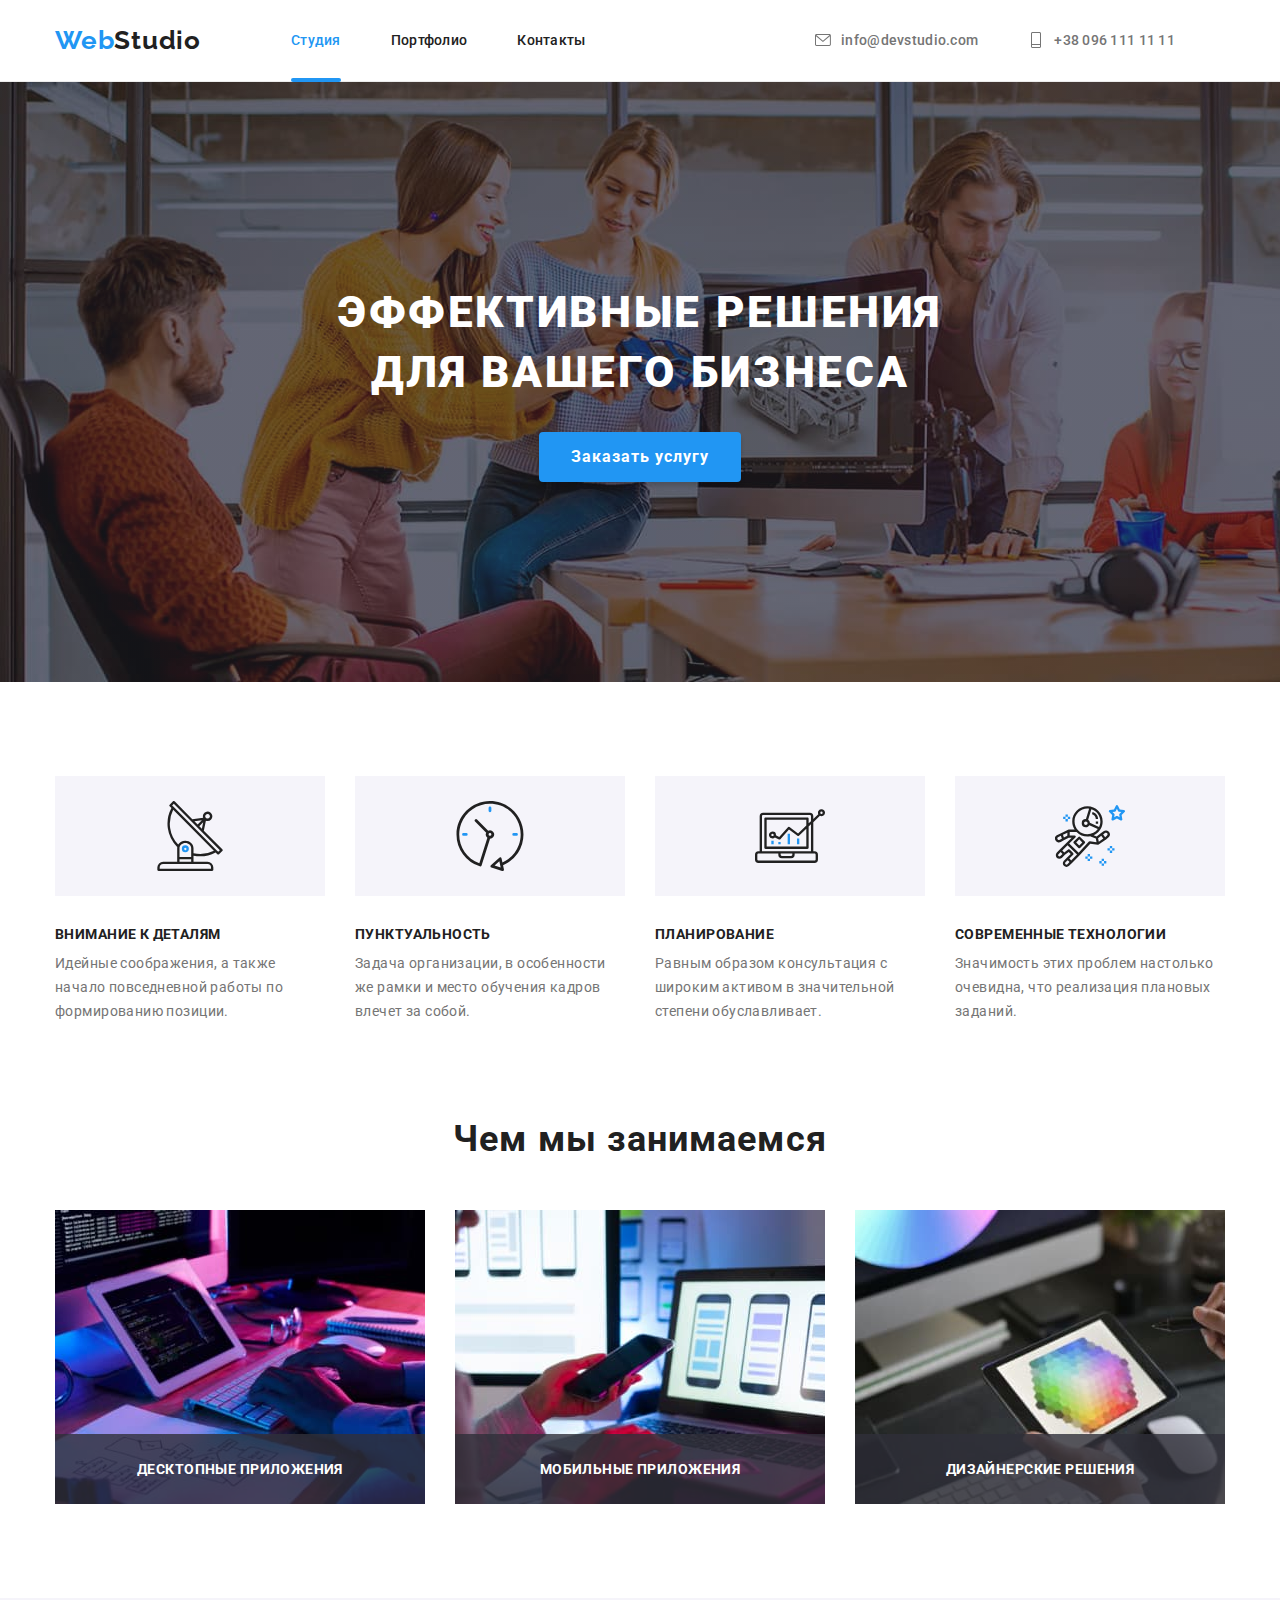
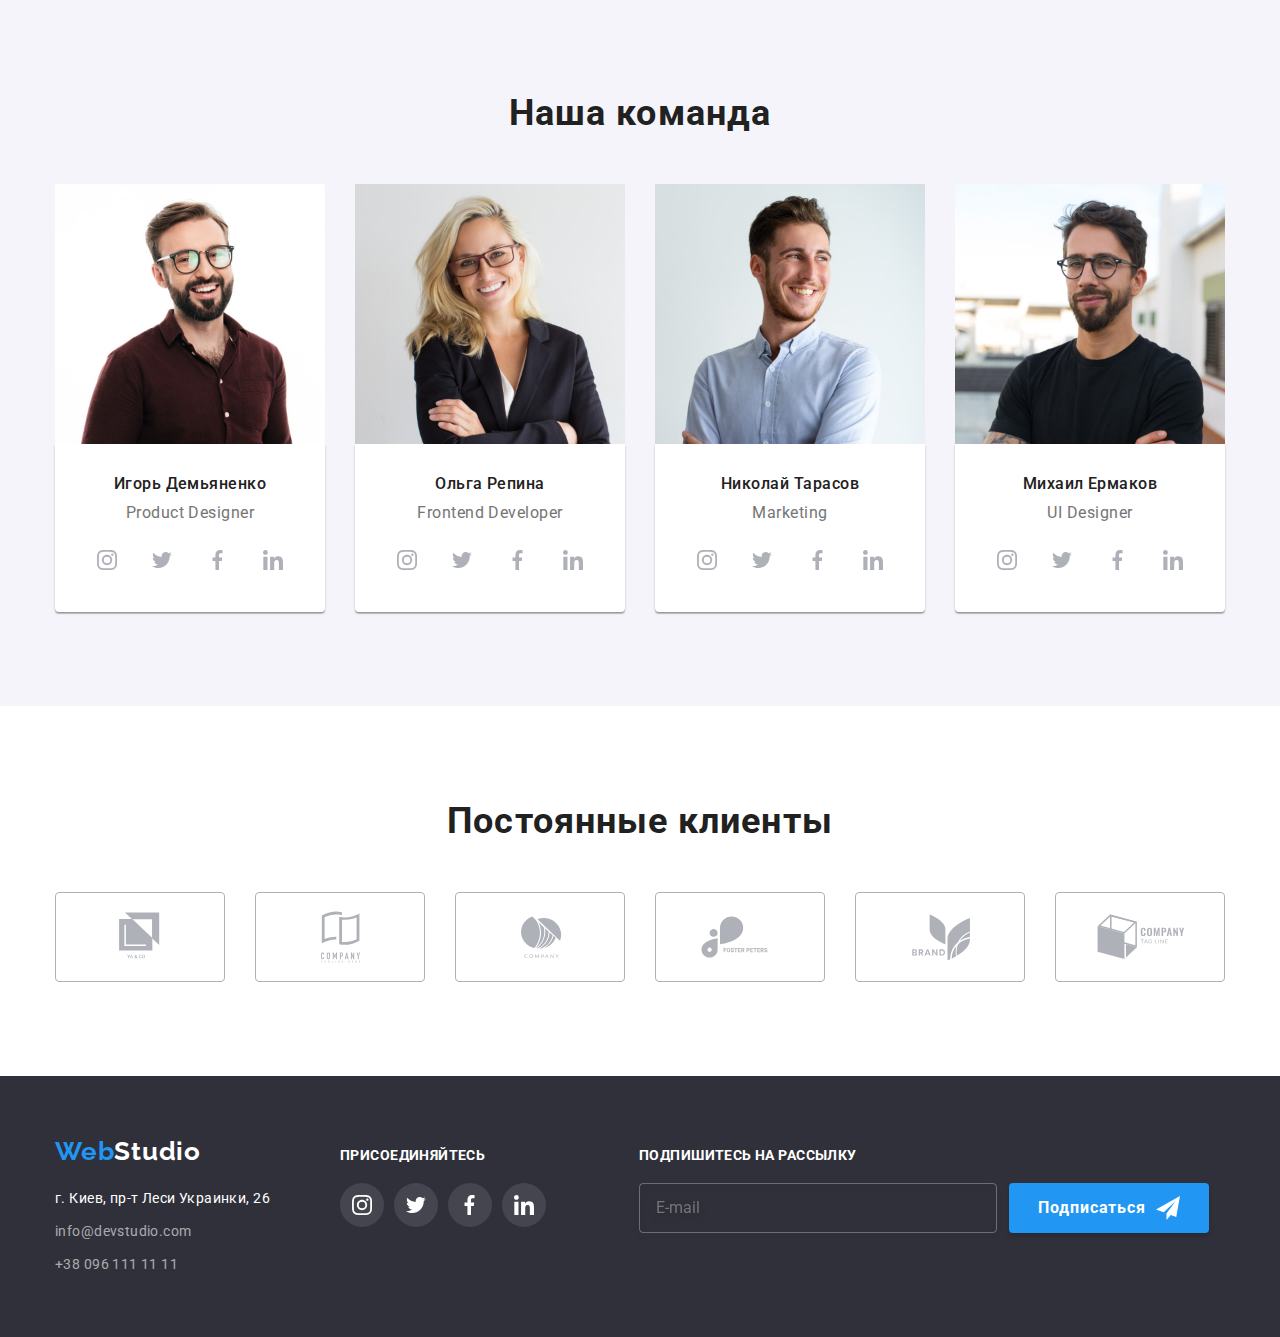
<file: index.html>
<!DOCTYPE html>
<html lang="ru">

<head>
  <meta charset="UTF-8" />
  <meta name="viewport" content="width=device-width, initial-scale=1.0" />
  <title>Вебстудия</title>
  <link rel="stylesheet" href="https://cdnjs.cloudflare.com/ajax/libs/modern-normalize/1.0.0/modern-normalize.css" />
  <link href="https://fonts.googleapis.com/css2?family=Raleway:wght@700&family=Roboto:wght@400;500;700;900&display=swap"
    rel="stylesheet" />
  <link rel="stylesheet" href="./css/main.min.css" />
</head>

<body>
  <!--header-->
  <header class="header">
    <div class="container">
      <nav class="navigation">
        <a class="logo link" href="./index.html" aria-label=" логотип вебстудия"> <span class="logo-item"
            lang="en">Web</span>Studio </a>
        <ul class="navigation-list list">
          <li class="navigation-list-item">
            <a class="navigation-list-link link active" href="./index.html">Студия</a>
          </li>
          <li class="navigation-list-item">
            <a class="navigation-list-link link" href="./portfolio.html">Портфолио</a>
          </li>
          <li class="navigation-list-item">
            <a class="navigation-list-link link" href="">Контакты</a>
          </li>
        </ul>
      </nav>
      <address class="address">
        <ul class="address-list list">
          <li class="address-item">
            <a class="address-link link" href="mailto:info@devstudio.com"> <span lang="en">info@devstudio.com</span>
              <svg class="address-link-svg">
                <use href="./images/sprite.svg#icon-envelope"></use>
              </svg>
            </a>
          </li>
          <li class="address-item">
            <a class="address-link link" href="tel:+380961111111">+38 096 111 11 11
              <svg class="address-link-svg">
                <use href="./images/sprite.svg#icon-phone"></use>
              </svg>
            </a>
          </li>
        </ul>
      </address>
    </div>
  </header>
  <main>
    <!--hero-->
    <section class="hero">
      <div class="container">
        <h1 class="hero-title">ЭФФЕКТИВНЫЕ РЕШЕНИЯ ДЛЯ ВАШЕГО БИЗНЕСА</h1>
        <button class="modal-btn" type="button" data-modal-open>Заказать услугу</button>
      </div>
    </section>
    <!--our principles-->
    <section class="principles">
      <div class="container">
        <h2 class="visually-hidden">Наши принципы</h2>
        <ul class="principles-list">
          <li class="principles-list-item list icon-antenna">
            <h3 class="principles-list-title">Внимание к деталям</h3>
            <p class="principles-list-discription">Идейные соображения, а также начало повседневной работы по
              формированию позиции.</p>
          </li>
          <li class="principles-list-item list icon-clock">
            <h3 class="principles-list-title">Пунктуальность</h3>
            <p class="principles-list-discription">Задача организации, в особенности же рамки и место обучения кадров
              влечет за собой.</p>
          </li>
          <li class="principles-list-item list icon-diagram">
            <h3 class="principles-list-title">Планирование</h3>
            <p class="principles-list-discription">Равным образом консультация с широким активом в значительной степени
              обуславливает.</p>
          </li>
          <li class="principles-list-item list icon-astronaut">
            <h3 class="principles-list-title">Современные технологии</h3>
            <p class="principles-list-discription">Значимость этих проблем настолько очевидна, что реализация плановых
              заданий.</p>
          </li>
        </ul>
      </div>
    </section>
    <!--services-->
    <section class="services">
      <div class="container">
        <h2 class="title">Чем мы занимаемся</h2>
        <ul class="services-list list">
          <li class="services-list-item">
            <img class="services-list-img" src="./images/services/service-1.jpg" alt="человек печатает на клавиатуре"
              width="370" height="294" />
            <h3 class="overlay-name">ДЕСКТОПНЫЕ ПРИЛОЖЕНИЯ</h3>
          </li>
          <li class="services-list-item">
            <img class="services-list-img" src="./images/services/service-2.jpg"
              alt="человек держит в руках мобильный телефон" width="370" height="294" />
            <h3 class="overlay-name">МОБИЛЬНЫЕ ПРИЛОЖЕНИЯ</h3>
          </li>
          <li class="services-list-item">
            <img class="services-list-img" src="./images/services/service-3.jpg" alt="человек держит в руках планшет"
              width="370" height="294" />
            <h3 class="overlay-name">ДИЗАЙНЕРСКИЕ РЕШЕНИЯ</h3>
          </li>
        </ul>
      </div>
    </section>
    <!--our team-->
    <section class="team">
      <div class="container">
        <h2 class="title">Наша команда</h2>
        <ul class="team-list list">
          <li class="team-list-item">
            <img class="team-list-img" src="./images/ourteam/image-1.jpg" alt="мужчина с бородой в очках улыбается"
              width="270" height="260" />
            <div class="team-list-content">
              <h4 class="team-list-name">Игорь Демьяненко</h4>
              <p class="team-list-position" lang="en">Product Designer</p>
              <ul class="social-list list">
                <li class="social-list-item">
                  <a class="social-list-link" href="">
                    <svg class="social-list-svg">
                      <use href="./images/sprite.svg#icon-instagram"></use>
                    </svg>
                  </a>
                </li>
                <li class="social-list-item">
                  <a class="social-list-link" href="">
                    <svg class="social-list-svg">
                      <use href="./images/sprite.svg#icon-twitter"></use>
                    </svg>
                  </a>
                </li>
                <li class="social-list-item">
                  <a class="social-list-link" href="">
                    <svg class="social-list-svg">
                      <use href="./images/sprite.svg#icon-facebook"></use>
                    </svg>
                  </a>
                </li>
                <li class="social-list-item">
                  <a class="social-list-link" href="">
                    <svg class="social-list-svg">
                      <use href="./images/sprite.svg#icon-linkedin"></use>
                    </svg>
                  </a>
                </li>
              </ul>
            </div>
          </li>
          <li class="team-list-item">
            <img class="team-list-img" src="./images/ourteam/image-2.jpg" alt="женщина в очках улыбается" width="270"
              height="260" />
            <div class="team-list-content">
              <h4 class="team-list-name">Ольга Репина</h4>
              <p class="team-list-position" lang="en">Frontend Developer</p>
              <ul class="social-list list">
                <li class="social-list-item">
                  <a class="social-list-link" href="">
                    <svg class="social-list-svg">
                      <use href="./images/sprite.svg#icon-instagram"></use>
                    </svg>
                  </a>
                </li>
                <li class="social-list-item">
                  <a class="social-list-link" href="">
                    <svg class="social-list-svg">
                      <use href="./images/sprite.svg#icon-twitter"></use>
                    </svg>
                  </a>
                </li>
                <li class="social-list-item">
                  <a class="social-list-link" href="">
                    <svg class="social-list-svg">
                      <use href="./images/sprite.svg#icon-facebook"></use>
                    </svg>
                  </a>
                </li>
                <li class="social-list-item">
                  <a class="social-list-link" href="">
                    <svg class="social-list-svg">
                      <use href="./images/sprite.svg#icon-linkedin"></use>
                    </svg>
                  </a>
                </li>
              </ul>
            </div>
          </li>
          <li class="team-list-item">
            <img class="team-list-img" src="./images/ourteam/image-3.jpg" alt="мужчина улыбается" width="270"
              height="260" />
            <div class="team-list-content">
              <h4 class="team-list-name">Николай Тарасов</h4>
              <p class="team-list-position" lang="en">Marketing</p>
              <ul class="social-list list">
                <li class="social-list-item">
                  <a class="social-list-link" href="">
                    <svg class="social-list-svg">
                      <use href="./images/sprite.svg#icon-instagram"></use>
                    </svg>
                  </a>
                </li>
                <li class="social-list-item">
                  <a class="social-list-link" href="">
                    <svg class="social-list-svg">
                      <use href="./images/sprite.svg#icon-twitter"></use>
                    </svg>
                  </a>
                </li>
                <li class="social-list-item">
                  <a class="social-list-link" href="">
                    <svg class="social-list-svg">
                      <use href="./images/sprite.svg#icon-facebook"></use>
                    </svg>
                  </a>
                </li>
                <li class="social-list-item">
                  <a class="social-list-link" href="">
                    <svg class="social-list-svg">
                      <use href="./images/sprite.svg#icon-linkedin"></use>
                    </svg>
                  </a>
                </li>
              </ul>
            </div>
          </li>
          <li class="team-list-item">
            <img class="team-list-img" src="./images/ourteam/image-4.jpg" alt="мужчина с бородой в очках" width="270"
              height="260" />
            <div class="team-list-content">
              <h4 class="team-list-name">Михаил Ермаков</h4>
              <p class="team-list-position" lang="en">UI Designer</p>
              <ul class="social-list list">
                <li class="social-list-item">
                  <a class="social-list-link" href="">
                    <svg class="social-list-svg">
                      <use href="./images/sprite.svg#icon-instagram"></use>
                    </svg>
                  </a>
                </li>
                <li class="social-list-item">
                  <a class="social-list-link" href="">
                    <svg class="social-list-svg">
                      <use href="./images/sprite.svg#icon-twitter"></use>
                    </svg>
                  </a>
                </li>
                <li class="social-list-item">
                  <a class="social-list-link" href="">
                    <svg class="social-list-svg">
                      <use href="./images/sprite.svg#icon-facebook"></use>
                    </svg>
                  </a>
                </li>
                <li class="social-list-item">
                  <a class="social-list-link" href="">
                    <svg class="social-list-svg">
                      <use href="./images/sprite.svg#icon-linkedin"></use>
                    </svg>
                  </a>
                </li>
              </ul>
            </div>
          </li>
        </ul>
      </div>
    </section>
    <!--clients-->
    <section class="clients">
      <div class="container">
        <h2 class="title">Постоянные клиенты</h2>
        <ul class="clients-list list">
          <li class="clients-list-item">
            <a class="clients-list-link" href="">
              <svg class="clients-list-svg">
                <use href="./images/sprite.svg#icon-img-1"></use>
              </svg>
            </a>
          </li>
          <li class="clients-list-item">
            <a class="clients-list-link" href="">
              <svg class="clients-list-svg">
                <use href="./images/sprite.svg#icon-img-2"></use>
              </svg>
            </a>
          </li>
          <li class="clients-list-item">
            <a class="clients-list-link" href="">
              <svg class="clients-list-svg">
                <use href="./images/sprite.svg#icon-img-3"></use>
              </svg>
            </a>
          </li>
          <li class="clients-list-item">
            <a class="clients-list-link" href="">
              <svg class="clients-list-svg">
                <use href="./images/sprite.svg#icon-img-4"></use>
              </svg>
            </a>
          </li>
          <li class="clients-list-item">
            <a class="clients-list-link" href="">
              <svg class="clients-list-svg">
                <use href="./images/sprite.svg#icon-img-5"></use>
              </svg>
            </a>
          </li>
          <li class="clients-list-item">
            <a class="clients-list-link" href="">
              <svg class="clients-list-svg">
                <use href="./images/sprite.svg#icon-img-6"></use>
              </svg>
            </a>
          </li>
        </ul>
      </div>
    </section>
  </main>
  <footer class="footer">
    <div class="container">
      <address class="address">
        <a class="logo link" href="./index.html" aria-label=" логотип вебстудия" lang="en"> <span
            class="logo-item">Web</span>Studio</a>
        <ul class="contact-list list">
          <li class="contact-list-item">
            <a class="contact-list-address link" href="https://goo.gl/maps/MC3FKYj6ZszySW3c8" target="_blank">г. Киев,
              пр-т Леси Украинки, 26</a>
          </li>
          <li class="contact-list-item">
            <a class="contact-list-link link" href="mailto:info@devstudio.com"> <span
                lang="en">info@devstudio.com</span> </a>
          </li>
          <li class="contact-list-item">
            <a class="contact-list-link link" href="tel:+380961111111">+38 096 111 11 11</a>
          </li>
        </ul>
      </address>
      <div class="join">
        <h2 class="join-name">ПРИСОЕДИНЯЙТЕСЬ</h2>
        <ul class="social-list list">
          <li class="social-list-item">
            <a class="social-list-link" href="">
              <svg class="social-list-svg">
                <use href="./images/sprite.svg#icon-instagram"></use>
              </svg>
            </a>
          </li>
          <li class="social-list-item">
            <a class="social-list-link" href="">
              <svg class="social-list-svg">
                <use href="./images/sprite.svg#icon-twitter"></use>
              </svg>
            </a>
          </li>
          <li class="social-list-item">
            <a class="social-list-link" href="">
              <svg class="social-list-svg">
                <use href="./images/sprite.svg#icon-facebook"></use>
              </svg>
            </a>
          </li>
          <li class="social-list-item">
            <a class="social-list-link" href="">
              <svg class="social-list-svg">
                <use href="./images/sprite.svg#icon-linkedin"></use>
              </svg>
            </a>
          </li>
        </ul>
      </div>
      <div class="subscribe">
        <h2 class="subscribe-name">ПОДПИШИТЕСЬ НА РАССЫЛКУ</h2>
        <form action="#" class="subscribe-form">
          <input type="email" class="subscribe-form-input" name="user-email" placeholder="E-mail">
          <button type="submit" class="btn-submit">Подписаться</button>
        </form>
      </div>
    </div>
  </footer>
  <div class="backdrop is-hidden" data-modal>
    <div class="modal">
      <button type="button" class="close-btn" data-modal-close>
        <svg class="modal-list-svg">
          <use href="./images/sprite.svg#icon-vector"></use>
        </svg>
      </button>
      <h2 class="modal-name">Оставьте свои данные, мы вам перезвоним</h2>
      <form action="#" class="modal-form">
        <label class="modal-form-field">Имя
          <span class="modal-form-field-wrapper">
            <input type="text" name="user-name" class="modal-form-input">
            <svg width="12" height="12" class="modal-form-svg-icon">
              <use href="./images/sprite.svg#icon-name"></use>
            </svg>
          </span>
        </label>
        <label class="modal-form-field">Телефон
          <span class="modal-form-field-wrapper">
            <input type="tel" name="user-phone" class="modal-form-input">
            <svg width="13" height="13" class="modal-form-svg-icon">
              <use href="./images/sprite.svg#icon-tel"></use>
            </svg>
          </span>
        </label>
        <label class="modal-form-field">Почта
          <span class="modal-form-field-wrapper">
            <input type="email" name="user-email" class="modal-form-input">
            <svg width="15" height="12" class="modal-form-svg-icon">
              <use href="./images/sprite.svg#icon-email"></use>
            </svg>
          </span>
        </label>
        <label class="modal-form-field">Комментарий
          <textarea name="user-message" cols="30" rows="10" placeholder="Введите текст"
            class="modal-form-message"></textarea>
        </label>
        <input type="checkbox" name="user-policy" value="accept-policy" id="check-policy"
          class="modal-form-policy visually-hidden">
        <label class="check-policy-name" for="check-policy">Соглашаюсь с рассылкой и принимаю
          <a class="check-policy-link" href="#">Условия договора</a>
        </label>
        <button type="submit" class="modal-form-btn">Отправить</button>
      </form>
    </div>
  </div>
  <script src="./js/modal.js"></script>
</body>

</html>
</file>
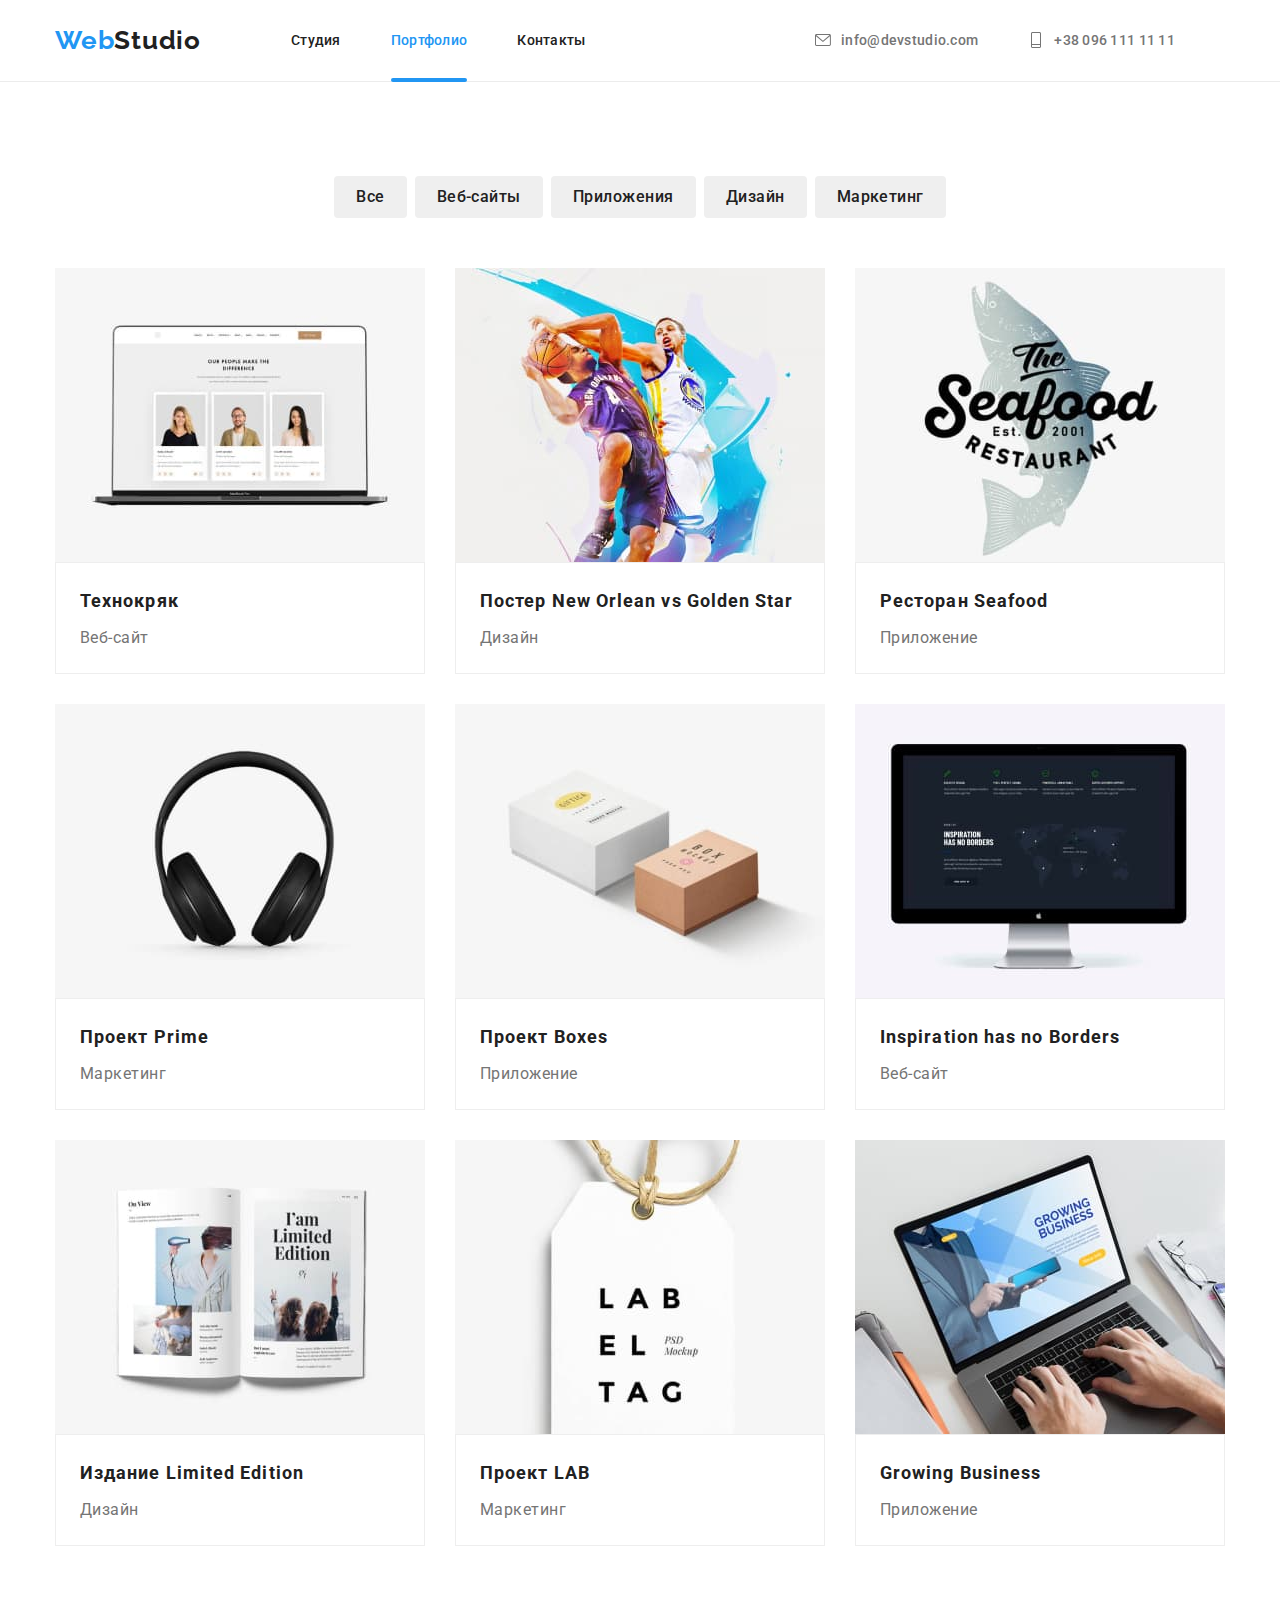
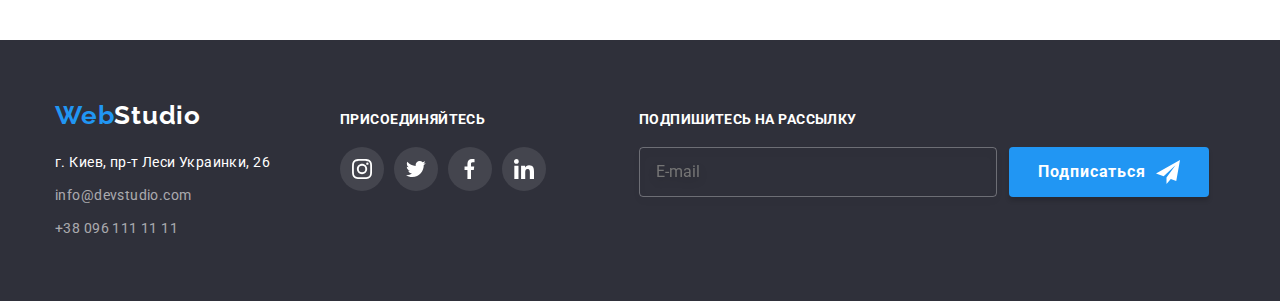
<file: portfolio.html>
<!DOCTYPE html>
<html lang="ru">

<head>
  <meta charset="UTF-8" />
  <meta name="viewport" content="width=device-width, initial-scale=1.0" />
  <title>Вебстудия</title>
  <link rel="stylesheet" href="https://cdnjs.cloudflare.com/ajax/libs/modern-normalize/1.0.0/modern-normalize.css" />
  <link href="https://fonts.googleapis.com/css2?family=Raleway:wght@700&family=Roboto:wght@400;500;700;900&display=swap"
    rel="stylesheet" />
  <link rel="stylesheet" href="./css/portfolio.min.css" />
</head>

<body>
  <!--header-->
  <header class="header">
    <div class="container">
      <nav class="navigation">
        <a class="logo link" href="./index.html" aria-label=" логотип вебстудия"> <span class="logo-item"
            lang="en">Web</span>Studio </a>
        <ul class="navigation-list list">
          <li class="navigation-list-item">
            <a class="navigation-list-link link" href="./index.html">Студия</a>
          </li>
          <li class="navigation-list-item">
            <a class="navigation-list-link link active" href="./portfolio.html">Портфолио</a>
          </li>
          <li class="navigation-list-item">
            <a class="navigation-list-link link" href="">Контакты</a>
          </li>
        </ul>
      </nav>
      <address class="address">
        <ul class="address-list list">
          <li class="address-item">
            <a class="address-link link" href="mailto:info@devstudio.com"> <span lang="en">info@devstudio.com</span>
              <svg class="address-link-svg">
                <use href="./images/sprite.svg#icon-envelope"></use>
              </svg>
            </a>
          </li>
          <li class="address-item">
            <a class="address-link link" href="tel:+380961111111">+38 096 111 11 11
              <svg class="address-link-svg">
                <use href="./images/sprite.svg#icon-phone"></use>
              </svg>
            </a>
          </li>
        </ul>
      </address>
    </div>
  </header>
  <main>
    <!--portfolio-->
    <section class="portfolio">
      <div class="container">
        <h1 hidden>Портфолио</h1>
        <ul class="filter-list list">
          <li class="filter-list-item"><button class="filter-list-title" type="button">Все</button></li>
          <li class="filter-list-item"><button class="filter-list-title" type="button">Веб-сайты</button></li>
          <li class="filter-list-item"><button class="filter-list-title" type="button">Приложения</button></li>
          <li class="filter-list-item"><button class="filter-list-title" type="button">Дизайн</button></li>
          <li class="filter-list-item"><button class="filter-list-title" type="button">Маркетинг</button></li>
        </ul>
        <ul class="categories-list list">
          <li class="categories-list-item">
            <a class="categories-list-link link" href="">
              <div class="categories-list-img-wrapper">
                <img class="categories-list-img" src="./images/portfolio/portfolio-1.jpg"
                  alt="картинка на открытом ноутбуке" width="370" height="294" />
                <p class="overlay"> Технокряк это современная площадка распространения коронавируса. Компании
                  используют эту платформу для цифрового шпионажа и атак на защищённые сервера конкурентов.</p>
              </div>
              <div class="categories-list-content">
                <h2 class="categories-list-name">Технокряк</h2>
                <p class="categories-list-position">Веб-сайт</p>
              </div>
            </a>
          </li>
          <li class="categories-list-item">
            <a class="categories-list-link link" href="">
              <div class="categories-list-img-wrapper">
                <img class="categories-list-img" src="./images/portfolio/portfolio-2.jpg"
                  alt="спортсмены борятся за мяч" width="370" height="294" />
                <p class="overlay"> Технокряк это современная площадка распространения коронавируса. Компании
                  используют эту платформу для цифрового шпионажа и атак на защищённые сервера конкурентов.</p>
              </div>
              <div class="categories-list-content">
                <h2 class="categories-list-name">Постер <span lang="en">New Orlean vs Golden Star</span></h2>
                <p class="categories-list-position">Дизайн</p>
              </div>
            </a>
          </li>
          <li class="categories-list-item">
            <a class="categories-list-link link" href="">
              <div class="categories-list-img-wrapper">
                <img class="categories-list-img" src="./images/portfolio/portfolio-3.jpg"
                  alt="надпись с названием ресторана" width="370" height="294" />
                <p class="overlay"> Технокряк это современная площадка распространения коронавируса. Компании
                  используют эту платформу для цифрового шпионажа и атак на защищённые сервера конкурентов.</p>
              </div>
              <div class="categories-list-content">
                <h2 class="categories-list-name">Ресторан <span lang="en">Seafood</span></h2>
                <p class="categories-list-position">Приложение</p>
              </div>
            </a>
          </li>
          <li class="categories-list-item">
            <a class="categories-list-link link" href="">
              <div class="categories-list-img-wrapper">
                <img class="categories-list-img" src="./images/portfolio/portfolio-4.jpg" alt="наушники" width="370"
                  height="294" />
                <p class="overlay">Технокряк это современная площадка распространения коронавируса. Компании
                  используют эту платформу для цифрового шпионажа и атак на защищённые сервера конкурентов.</p>
              </div>
              <div class="categories-list-content">
                <h2 class="categories-list-name">Проект <span lang="en">Prime</span></h2>
                <p class="categories-list-position">Маркетинг</p>
              </div>
            </a>
          </li>
          <li class="categories-list-item">
            <a class="categories-list-link link" href="">
              <div class="categories-list-img-wrapper">
                <img class="categories-list-img" src="./images/portfolio/portfolio-5.jpg" alt="две коробки с названиями"
                  width="370" height="294" />
                <p class="overlay">Технокряк это современная площадка распространения коронавируса. Компании
                  используют эту платформу для цифрового шпионажа и атак на защищённые сервера конкурентов.</p>
              </div>
              <div class="categories-list-content">
                <h2 class="categories-list-name">Проект <span lang="en">Boxes</span></h2>
                <p class="categories-list-position">Приложение</p>
              </div>
            </a>
          </li>
          <li class="categories-list-item">
            <a class="categories-list-link link" href="">
              <div class="categories-list-img-wrapper">
                <img class="categories-list-img" src="./images/portfolio/portfolio-6.jpg" alt="экран монитора"
                  width="370" height="294" />
                <p class="overlay">Технокряк это современная площадка распространения коронавируса. Компании
                  используют эту платформу для цифрового шпионажа и атак на защищённые сервера конкурентов.</p>
              </div>
              <div class="categories-list-content">
                <h2 class="categories-list-name"><span lang="en">Inspiration has no Borders</span></h2>
                <p class="categories-list-position">Веб-сайт</p>
              </div>
            </a>
          </li>
          <li class="categories-list-item">
            <a class="categories-list-link link" href="">
              <div class="categories-list-img-wrapper">
                <img class="categories-list-img" src="./images/portfolio/portfolio-7.jpg" alt="открытая книга"
                  width="370" height="294" />
                <p class="overlay">Технокряк это современная площадка распространения коронавируса. Компании
                  используют эту платформу для цифрового шпионажа и атак на защищённые сервера конкурентов.</p>
              </div>
              <div class="categories-list-content">
                <h2 class="categories-list-name">Издание <span lang="en">Limited Edition</span></h2>
                <p class="categories-list-position">Дизайн</p>
              </div>
            </a>
          </li>
          <li class="categories-list-item">
            <a class="categories-list-link link" href="">
              <div class="categories-list-img-wrapper">
                <img class="categories-list-img" src="./images/portfolio/portfolio-8.jpg" alt="лейбл" width="370"
                  height="294" />
                <p class="overlay">Технокряк это современная площадка распространения коронавируса. Компании
                  используют эту платформу для цифрового шпионажа и атак на защищённые сервера конкурентов.</p>
              </div>
              <div class="categories-list-content">
                <h2 class="categories-list-name">Проект <span lang="en">LAB</span></h2>
                <p class="categories-list-position">Маркетинг</p>
              </div>
            </a>
          </li>
          <li class="categories-list-item">
            <a class="categories-list-link link" href="">
              <div class="categories-list-img-wrapper">
                <img class="categories-list-img" src="./images/portfolio/portfolio-9.jpg"
                  alt="человек печатает на ноутбуке" width="370" height="294" />
                <p class="overlay">Технокряк это современная площадка распространения коронавируса. Компании
                  используют эту платформу для цифрового шпионажа и атак на защищённые сервера конкурентов.</p>
              </div>
              <div class="categories-list-content">
                <h2 class="categories-list-name"><span lang="en">Growing Business</span></h2>
                <p class="categories-list-position">Приложение</p>
              </div>
            </a>
          </li>
        </ul>
      </div>
    </section>
  </main>
  <footer class="footer">
    <div class="container">
      <address class="address">
        <a class="logo link" href="./index.html" aria-label=" логотип вебстудия" lang="en"> <span
            class="logo-item">Web</span>Studio</a>
        <ul class="contact-list list">
          <li class="contact-list-item">
            <a class="contact-list-address link" href="https://goo.gl/maps/MC3FKYj6ZszySW3c8" target="_blank">г. Киев,
              пр-т Леси Украинки, 26</a>
          </li>
          <li class="contact-list-item">
            <a class="contact-list-link link" href="mailto:info@devstudio.com"> <span
                lang="en">info@devstudio.com</span>
            </a>
          </li>
          <li class="contact-list-item">
            <a class="contact-list-link link" href="tel:+380961111111">+38 096 111 11 11</a>
          </li>
        </ul>
      </address>
      <div class="join">
        <h2 class="join-name">ПРИСОЕДИНЯЙТЕСЬ</h2>
        <ul class="social-list list">
          <li class="social-list-item">
            <a class="social-list-link" href="">
              <svg class="social-list-svg">
                <use href="./images/sprite.svg#icon-instagram"></use>
              </svg>
            </a>
          </li>
          <li class="social-list-item">
            <a class="social-list-link" href="">
              <svg class="social-list-svg">
                <use href="./images/sprite.svg#icon-twitter"></use>
              </svg>
            </a>
          </li>
          <li class="social-list-item">
            <a class="social-list-link" href="">
              <svg class="social-list-svg">
                <use href="./images/sprite.svg#icon-facebook"></use>
              </svg>
            </a>
          </li>
          <li class="social-list-item">
            <a class="social-list-link" href="">
              <svg class="social-list-svg">
                <use href="./images/sprite.svg#icon-linkedin"></use>
              </svg>
            </a>
          </li>
        </ul>
      </div>
      <div class="subscribe">
        <h2 class="subscribe-name">ПОДПИШИТЕСЬ НА РАССЫЛКУ</h2>
        <form action="#" class="subscribe-form">
          <input type="email" class="subscribe-form-input" name="user-email" placeholder="E-mail">
          <button type="submit" class="btn-submit icon-send">Подписаться</button>
        </form>
      </div>
    </div>
  </footer>
</body>

</html>
</file>
<file: css/main.min.css>
.visually-hidden{position:absolute !important;clip:rect(1px 1px 1px 1px);clip:rect(1px, 1px, 1px, 1px);padding:0 !important;border:0 !important;height:1px !important;width:1px !important;overflow:hidden}*,*::before,*::after{margin:0;padding:0}body{font-family:"Roboto",sans-serif;font-style:normal}.list{list-style:none}.link{text-decoration:none}.address{font-style:normal}.header .address{margin-left:auto}img{display:block}.title{font-weight:700;font-size:36px;line-height:1.167;text-align:center;letter-spacing:.03em;color:#212121}.container{width:1200px;padding:0 15px;margin:0 auto}.footer .container{display:flex;align-items:baseline}.header .container{display:flex;align-items:center}.principles-list-title .container{display:flex}.logo{font-family:"Raleway",sans-serif;font-weight:700;font-size:26px;line-height:1.192;letter-spacing:.03em;color:#212121;margin-right:90px;outline:none}.logo-item{color:#2196f3}.footer .logo{display:block;margin-bottom:20px;margin-right:0;color:#fff}.modal-btn{font-family:"Roboto",sans-serif;font-style:normal;font-weight:700;font-size:16px;line-height:1.875;letter-spacing:.06em;background-color:#2196f3;color:#fff;border-radius:4px;box-shadow:0px 4px 4px rgba(0,0,0,.15);padding:10px 32px;min-width:200px;height:50px;align-items:center;text-align:center;border:none;transition:border-radius 250ms cubic-bezier(0.4, 0, 0.2, 1),background-color 250ms cubic-bezier(0.4, 0, 0.2, 1)}.modal-btn:hover,.modal-btn:focus{background-color:#188ce8;outline:none}.backdrop{position:fixed;top:0;left:0;width:100%;height:100%;background-color:rgba(0,0,0,.2);transition:all 250ms linear}.backdrop.is-hidden{opacity:0;visibility:hidden;pointer-events:none;transition:all 250ms linear 250ms}.modal{position:absolute;top:50%;left:50%;transform:translate(-50%, -50%) scale(1);width:528px;height:581px;background-color:#fff;transition:all 250ms linear 250ms;padding:40px}.modal-name{font-weight:700;font-size:20px;line-height:1.15;text-align:center;letter-spacing:.03em;color:#212121;margin-bottom:12px}.backdrop.is-hidden .modal{transform:translate(-50%, -50%) scale(0);transition:opacity 250ms linear 0ms}.close-btn{position:absolute;top:8px;right:8px;width:30px;height:30px;background-color:#fff;border:1px solid rgba(0,0,0,.1);border-radius:50%}.modal-list-svg{width:11px;height:11px;transition:all 250ms cubic-bezier(0.4, 0, 0.2, 1)}.modal-list-svg:hover{cursor:pointer;fill:#2196f3}.modal-form{display:flex;flex-direction:column}.modal-form-field{font-weight:400;font-size:12px;line-height:1.167;letter-spacing:.01em;color:#757575;margin-bottom:10px}.modal-form-field-wrapper{display:block;position:relative;margin-top:4px}.modal-form-input{display:block;width:100%;height:40px;border:1px solid rgba(33,33,33,.2);border-radius:4px;padding-left:42px}.modal-form-message{display:block;width:100%;height:120px;border:1px solid rgba(33,33,33,.2);border-radius:4px;resize:none;margin-bottom:20px;margin-top:4px;margin-bottom:20px;padding:12px 16px}.modal-form-btn{align-self:flex-start;width:200px;height:50px;font-weight:700;font-size:16px;line-height:1.875;letter-spacing:.06em;color:#fff;background-color:#2196f3;box-shadow:0px 4px 4px rgba(0,0,0,.15);border-radius:4px;cursor:pointer;margin:0 auto;margin-top:30px;border:none;outline:none}.modal-form-input:focus,.modal-form-message:focus{outline:none;cursor:pointer;border:1px solid #2196f3}.modal-form-svg-icon{position:absolute;top:50%;transform:translateY(-50%);left:12px}.modal-form-input:focus+.modal-form-svg-icon{fill:#2196f3}.modal-form-message::placeholder{font-weight:400;font-size:14px;line-height:1.143;letter-spacing:.01em;color:rgba(117,117,117,.5)}.check-policy-name{display:flex;align-items:center;justify-content:center;font-weight:400;font-size:14px;line-height:1.714;letter-spacing:.03em;color:#757575}.check-policy-name::before{content:"";width:16px;height:15px;display:inline-block;margin-right:7px;background-image:url(../images/checkbox/frame.svg)}.modal-form-policy:checked+.check-policy-name::before{background-color:#2196f3;background-image:url(../images/checkbox/mark.svg);background-repeat:no-repeat;background-position:center;background-size:contain}#check-policy:focus:not(:checked)+.check-policy-name::before{background-position:0 -16px}.check-policy-link{text-decoration-skip-ink:none;font-weight:400;font-size:14px;line-height:1.714;letter-spacing:.03em;color:#2196f3;margin-left:3px;outline:none}.social-list{display:flex;justify-content:space-between}.social-list-link{display:flex;width:44px;height:44px;align-items:center;justify-content:center;background-color:#fff;border-radius:50%;transition:background-color 250ms cubic-bezier(0.4, 0, 0.2, 1)}.social-list-link:hover,.social-list-link:focus{background-color:#2196f3;outline:none}.social-list-svg{width:20px;height:20px;fill:#afb1b8;transition:fill 250ms cubic-bezier(0.4, 0, 0.2, 1)}.social-list-link:hover .social-list-svg{fill:#fff}.social-list-link:focus .social-list-svg{fill:#fff}.footer .social-list-svg{fill:#fff}.footer .social-list-link{transition:background-color 250ms cubic-bezier(0.4, 0, 0.2, 1);background-color:rgba(255,255,255,.1)}.footer .social-list-link:hover,.footer .social-list-link:focus{background-color:#2196f3}.footer .social-list-item{margin-top:20px}.footer .social-list-item:not(:last-child){margin-right:10px}.header{padding:25px 0;border-bottom:1px solid #ececec}.navigation{display:flex;align-items:center}.navigation-list{display:flex}.active::after{content:"";position:absolute;left:0;bottom:-32px;display:block;height:4px;width:100%;background-color:#2196f3;border-radius:2px}.navigation-list-item{position:relative}.navigation-list-item:not(:last-child){margin-right:50px}.navigation-list-link{font-weight:500;font-size:14px;line-height:1.143;letter-spacing:.02em;color:#212121;transition:color 250ms cubic-bezier(0.4, 0, 0.2, 1)}.navigation-list-link.active{color:#2196f3}.navigation-list-link:hover,.navigation-list-link:focus{color:#2196f3;outline:none}.address-list{display:flex}.address-link{display:flex;flex-direction:row-reverse;font-weight:500;font-size:14px;line-height:1.143;letter-spacing:.02em;color:#757575;margin-right:50px;transition:color 250ms cubic-bezier(0.4, 0, 0.2, 1)}.address-link:hover,.address-link:focus{color:#2196f3;outline:none}.address-link-svg{width:16px;height:16px;fill:#757575;margin-right:10px}.address-link:hover .address-link-svg,.address-link:focus .address-link-svg{fill:#2196f3}.hero{max-width:1600px;height:600px;margin-left:auto;margin-right:auto;text-align:center;background-image:linear-gradient(rgba(47, 48, 58, 0.4), rgba(47, 48, 58, 0.4)),url(../images/hero/img.jpg);padding-top:200px;padding-bottom:200px}.hero-title{font-weight:900;font-size:44px;line-height:1.364;letter-spacing:.06em;text-transform:uppercase;width:696px;margin-left:auto;margin-right:auto;margin-top:0;margin-bottom:30px;color:#fff}.principles{padding-top:94px;padding-bottom:94px}.principles-list{display:flex}.principles-list-item{width:270px}.principles-list-item:not(:last-child){margin-right:30px}.principles-list-item::before{content:"";height:120px;display:block;background-repeat:no-repeat;background-position:center;margin-bottom:30px;background-color:#f5f4fa}.icon-antenna::before{background-image:url(../images/principles/antenna.svg)}.icon-clock::before{background-image:url(../images/principles/clock.svg)}.icon-diagram::before{background-image:url(../images/principles/diagram.svg)}.icon-astronaut::before{background-image:url(../images/principles/astronaut.svg)}.principles-list-title{font-weight:700;font-size:14px;line-height:1.143;letter-spacing:.03em;text-transform:uppercase;color:#212121}.principles-list-discription{font-weight:400;font-size:14px;line-height:1.714;letter-spacing:.03em;color:#757575;margin-top:10px}.services{padding-bottom:94px}.services-list{display:flex;justify-content:space-between;margin-top:50px}.services-list-item{position:relative}.overlay-name{position:absolute;bottom:0;left:0;width:100%;background-color:rgba(47,48,58,.8);font-weight:700;font-size:14px;line-height:1.143;text-align:center;letter-spacing:.03em;text-transform:uppercase;color:#fff;padding-top:27px;padding-bottom:27px}.team{padding-top:94px;padding-bottom:94px;background-color:#f5f4fa}.team-list{display:flex;justify-content:space-between;margin-top:50px}.team-list-item{background-color:#fff}.team-list-content{padding-top:30px;padding-right:30px;padding-left:30px;padding-bottom:30px;box-shadow:0px 1px 3px rgba(0,0,0,.12),0px 1px 1px rgba(0,0,0,.14),0px 2px 1px rgba(0,0,0,.2);border-radius:0px 0px 4px 4px}.team-list-name{font-weight:500;font-size:16px;line-height:1.188;text-align:center;letter-spacing:.03em;color:#212121;margin-bottom:10px}.team-list-position{font-weight:400;font-size:16px;line-height:1.188;text-align:center;letter-spacing:.03em;color:#757575;margin-bottom:16px}.clients{padding-top:94px;padding-bottom:94px}.clients-list{display:flex;margin-top:50px;justify-content:center}.clients-list-item:not(:last-child){margin-right:30px}.clients-list-link{display:flex;width:170px;height:90px;border:1px solid #afb1b8;border-radius:4px;transition:border 250ms cubic-bezier(0.4, 0, 0.2, 1)}.clients-list-link:hover,.clients-list-link:focus{border-color:#2196f3;outline:none}.clients-list-link:hover .clients-list-svg,.clients-list-link:focus .clients-list-svg{fill:#2196f3}.clients-list-svg{fill:#afb1b8;transition:fill 250ms cubic-bezier(0.4, 0, 0.2, 1)}.footer{background-color:#2f303a;padding:60px 0}.contact-list-item:not(:last-child){margin-bottom:9px}.contact-list-address{font-weight:400;font-size:14px;line-height:1.714;letter-spacing:.03em;color:#fff}.contact-list-link{font-weight:400;font-size:14px;line-height:1.714;letter-spacing:.03em;color:rgba(255,255,255,.6)}.join{margin-left:70px}.join-name{display:flex;font-style:normal;font-weight:700;width:145px;height:16px;font-size:14px;line-height:1.143;letter-spacing:.03em;text-transform:uppercase;color:#fff}.subscribe{margin-left:93px}.subscribe-form{display:flex}.subscribe-name{font-weight:700;font-size:14px;line-height:1.143;letter-spacing:.03em;text-transform:uppercase;color:#fff;margin-bottom:20px}.subscribe-form-input{width:358px;height:50px;background-color:rgba(0,0,0,0);border:1px solid rgba(255,255,255,.3);filter:drop-shadow(0px 4px 4px rgba(0, 0, 0, 0.15));border-radius:4px;padding-left:16px;background-color:rgba(0,0,0,0)}.subscribe-form-input:focus{color:#fff;outline:none}.btn-submit{display:flex;align-items:center;justify-content:center;width:200px;height:50px;font-weight:700;font-size:16px;line-height:1.875;letter-spacing:.06em;background-color:#2196f3;color:#fff;box-shadow:0px 4px 4px rgba(0,0,0,.15);border-radius:4px;margin-left:12px;border:none}.btn-submit::after{content:"";width:24px;height:24px;margin-left:10px;background-image:url(../images/footer/send.svg)}/*# sourceMappingURL=main.min.css.map */
</file>
<file: css/portfolio.min.css>
.visually-hidden{position:absolute !important;clip:rect(1px 1px 1px 1px);clip:rect(1px, 1px, 1px, 1px);padding:0 !important;border:0 !important;height:1px !important;width:1px !important;overflow:hidden}*,*::before,*::after{margin:0;padding:0}body{font-family:"Roboto",sans-serif;font-style:normal}.list{list-style:none}.link{text-decoration:none}.address{font-style:normal}.header .address{margin-left:auto}img{display:block}.title{font-weight:700;font-size:36px;line-height:1.167;text-align:center;letter-spacing:.03em;color:#212121}.container{width:1200px;padding:0 15px;margin:0 auto}.footer .container{display:flex;align-items:baseline}.header .container{display:flex;align-items:center}.principles-list-title .container{display:flex}.logo{font-family:"Raleway",sans-serif;font-weight:700;font-size:26px;line-height:1.192;letter-spacing:.03em;color:#212121;margin-right:90px;outline:none}.logo-item{color:#2196f3}.footer .logo{display:block;margin-bottom:20px;margin-right:0;color:#fff}.portfolio{padding-top:94px;padding-bottom:94px}.social-list{display:flex;justify-content:space-between}.social-list-link{display:flex;width:44px;height:44px;align-items:center;justify-content:center;background-color:#fff;border-radius:50%;transition:background-color 250ms cubic-bezier(0.4, 0, 0.2, 1)}.social-list-link:hover,.social-list-link:focus{background-color:#2196f3;outline:none}.social-list-svg{width:20px;height:20px;fill:#afb1b8;transition:fill 250ms cubic-bezier(0.4, 0, 0.2, 1)}.social-list-link:hover .social-list-svg{fill:#fff}.social-list-link:focus .social-list-svg{fill:#fff}.footer .social-list-svg{fill:#fff}.footer .social-list-link{transition:background-color 250ms cubic-bezier(0.4, 0, 0.2, 1);background-color:rgba(255,255,255,.1)}.footer .social-list-link:hover,.footer .social-list-link:focus{background-color:#2196f3}.footer .social-list-item{margin-top:20px}.footer .social-list-item:not(:last-child){margin-right:10px}.header{padding:25px 0;border-bottom:1px solid #ececec}.navigation{display:flex;align-items:center}.navigation-list{display:flex}.active::after{content:"";position:absolute;left:0;bottom:-32px;display:block;height:4px;width:100%;background-color:#2196f3;border-radius:2px}.navigation-list-item{position:relative}.navigation-list-item:not(:last-child){margin-right:50px}.navigation-list-link{font-weight:500;font-size:14px;line-height:1.143;letter-spacing:.02em;color:#212121;transition:color 250ms cubic-bezier(0.4, 0, 0.2, 1)}.navigation-list-link.active{color:#2196f3}.navigation-list-link:hover,.navigation-list-link:focus{color:#2196f3;outline:none}.address-list{display:flex}.address-link{display:flex;flex-direction:row-reverse;font-weight:500;font-size:14px;line-height:1.143;letter-spacing:.02em;color:#757575;margin-right:50px;transition:color 250ms cubic-bezier(0.4, 0, 0.2, 1)}.address-link:hover,.address-link:focus{color:#2196f3;outline:none}.address-link-svg{width:16px;height:16px;fill:#757575;margin-right:10px}.address-link:hover .address-link-svg,.address-link:focus .address-link-svg{fill:#2196f3}.filter-list{display:flex;justify-content:center;margin-bottom:50px}.filter-list-item:not(:last-child){margin-right:8px}.filter-list-title{font-weight:500;font-size:16px;line-height:1.625;text-align:center;letter-spacing:.03em;color:#212121;border-radius:4px;border-color:rgba(0,0,0,0);padding:6px 20px;transition:color 250ms cubic-bezier(0.4, 0, 0.2, 1),background-color 250ms cubic-bezier(0.4, 0, 0.2, 1)}.filter-list-title:hover,.filter-list-title:focus{background-color:#2196f3;color:#fff;outline:none}.categories-list{display:flex;flex-wrap:wrap}.categories-list-item{transition:box-shadow 250ms cubic-bezier(0.4, 0, 0.2, 1)}.categories-list-item:hover{box-shadow:0px 1px 1px rgba(0,0,0,.12),0px 4px 4px rgba(0,0,0,.06),1px 4px 6px rgba(0,0,0,.16)}.categories-list-link{outline:none}.categories-list-name{font-weight:700;font-size:18px;line-height:2;letter-spacing:.06em;color:#212121;margin-bottom:4px}.categories-list-content{padding-top:20px;padding-right:24px;padding-left:24px;padding-bottom:20px;border:1px solid #eee;background:#fff}.categories-list-position{font-weight:400;font-size:16px;line-height:1.875;letter-spacing:.03em;color:#757575}.categories-list-img-wrapper{position:relative;overflow:hidden}.categories-list-item:not(:nth-child(3n+3)){margin-right:30px}.categories-list-item:not(:nth-last-child(-n+3)){margin-bottom:30px}.overlay{position:absolute;top:0;left:0;width:100%;height:100%;background-color:rgba(33,150,243,.9);font-weight:400;font-size:18px;line-height:1.556;letter-spacing:.03em;color:#fff;padding-top:63px;padding-bottom:63px;padding-left:24px;padding-right:24px;transform:translateY(100%);transition:all 250ms cubic-bezier(0.4, 0, 0.2, 1)}.categories-list-item:hover .overlay{transform:translateY(0%)}.categories-list-link:focus .overlay{transform:translateY(0%)}.footer{background-color:#2f303a;padding:60px 0}.contact-list-item:not(:last-child){margin-bottom:9px}.contact-list-address{font-weight:400;font-size:14px;line-height:1.714;letter-spacing:.03em;color:#fff}.contact-list-link{font-weight:400;font-size:14px;line-height:1.714;letter-spacing:.03em;color:rgba(255,255,255,.6)}.join{margin-left:70px}.join-name{display:flex;font-style:normal;font-weight:700;width:145px;height:16px;font-size:14px;line-height:1.143;letter-spacing:.03em;text-transform:uppercase;color:#fff}.subscribe{margin-left:93px}.subscribe-form{display:flex}.subscribe-name{font-weight:700;font-size:14px;line-height:1.143;letter-spacing:.03em;text-transform:uppercase;color:#fff;margin-bottom:20px}.subscribe-form-input{width:358px;height:50px;background-color:rgba(0,0,0,0);border:1px solid rgba(255,255,255,.3);filter:drop-shadow(0px 4px 4px rgba(0, 0, 0, 0.15));border-radius:4px;padding-left:16px;background-color:rgba(0,0,0,0)}.subscribe-form-input:focus{color:#fff;outline:none}.btn-submit{display:flex;align-items:center;justify-content:center;width:200px;height:50px;font-weight:700;font-size:16px;line-height:1.875;letter-spacing:.06em;background-color:#2196f3;color:#fff;box-shadow:0px 4px 4px rgba(0,0,0,.15);border-radius:4px;margin-left:12px;border:none}.btn-submit::after{content:"";width:24px;height:24px;margin-left:10px;background-image:url(../images/footer/send.svg)}/*# sourceMappingURL=portfolio.min.css.map */
</file>
